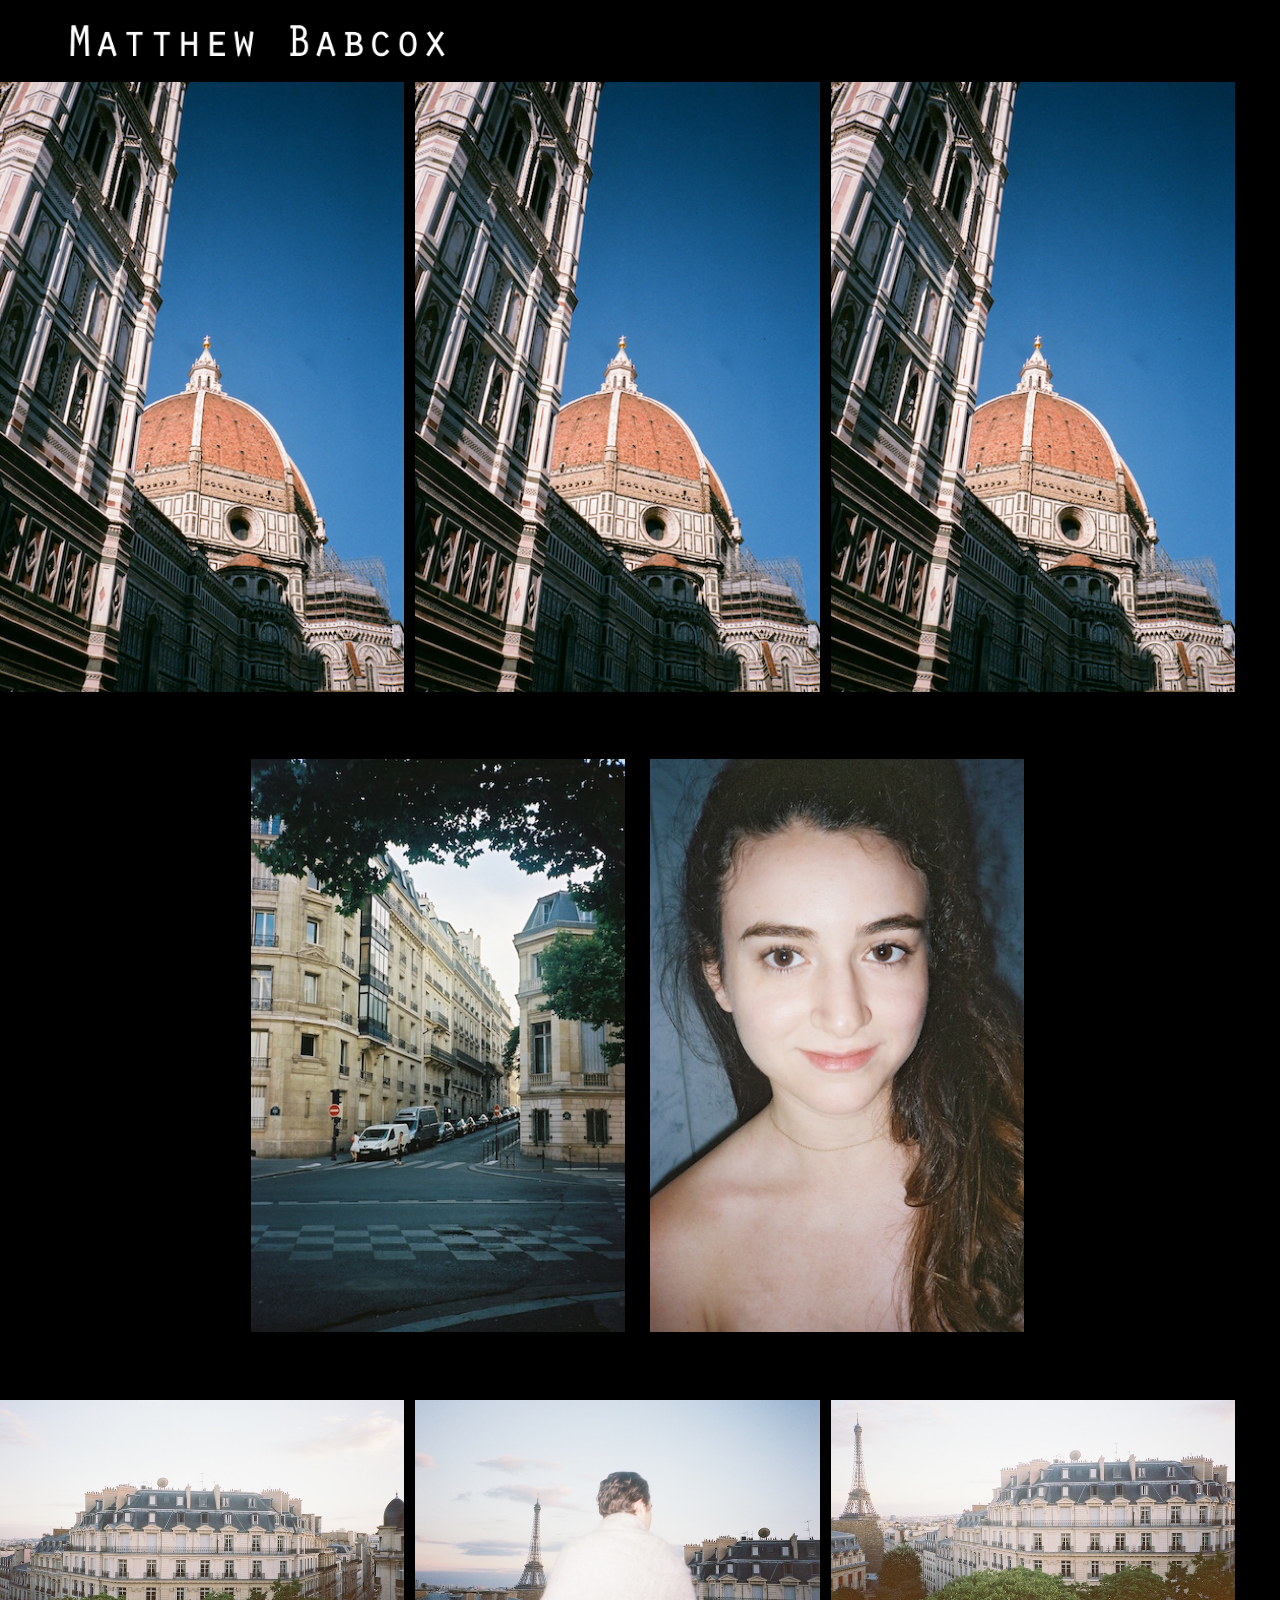
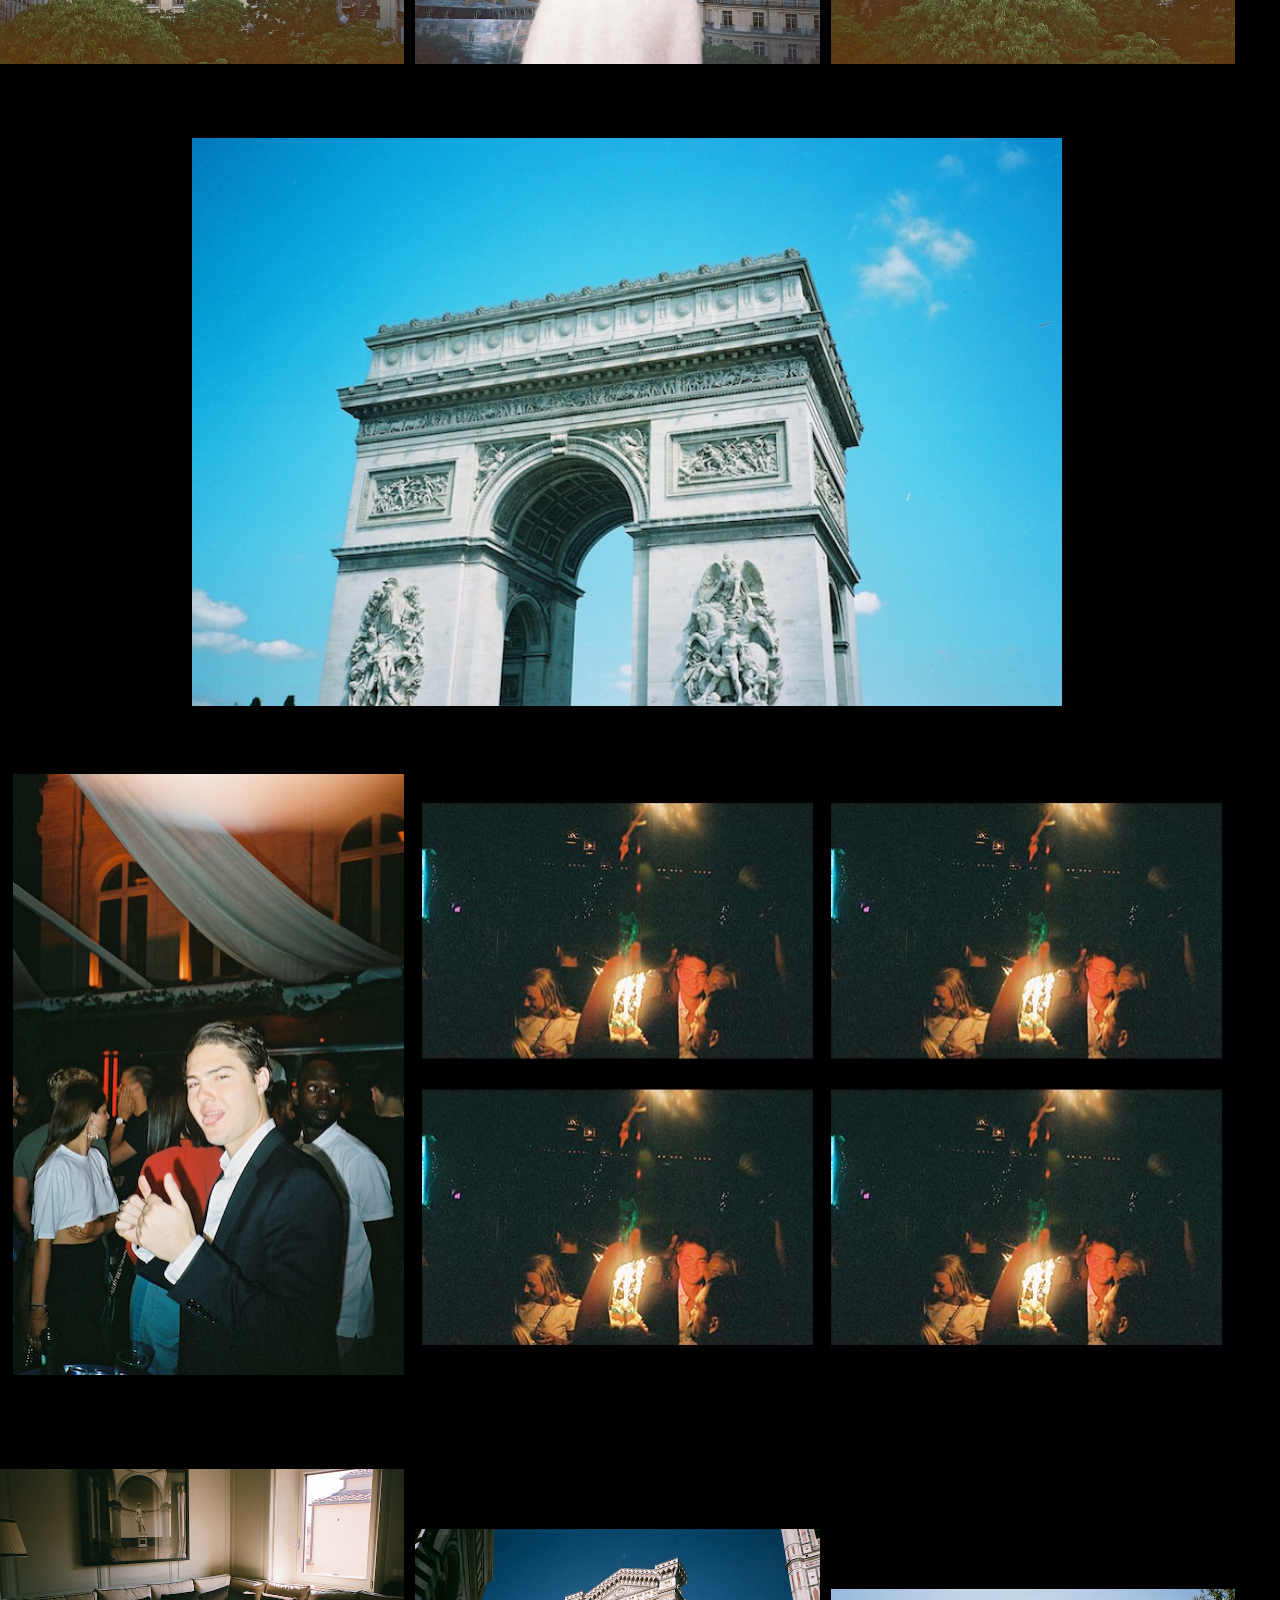
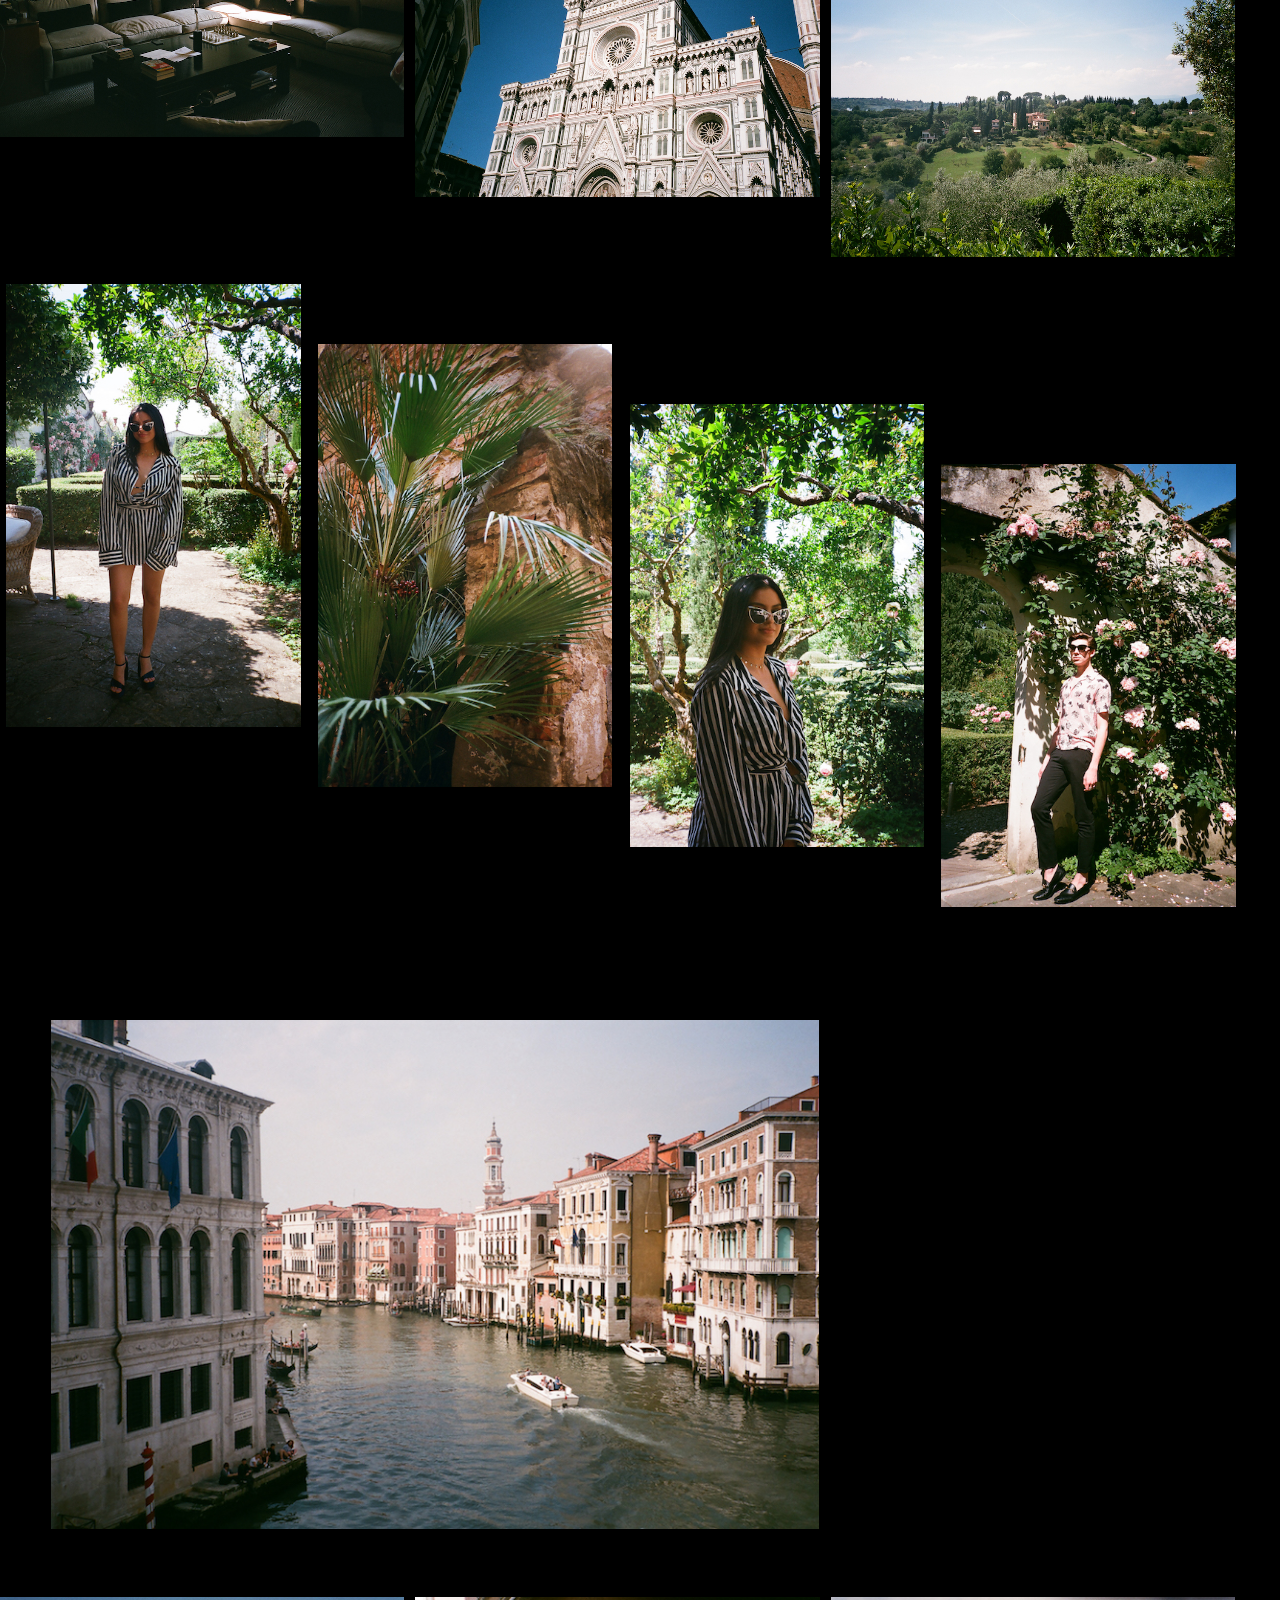
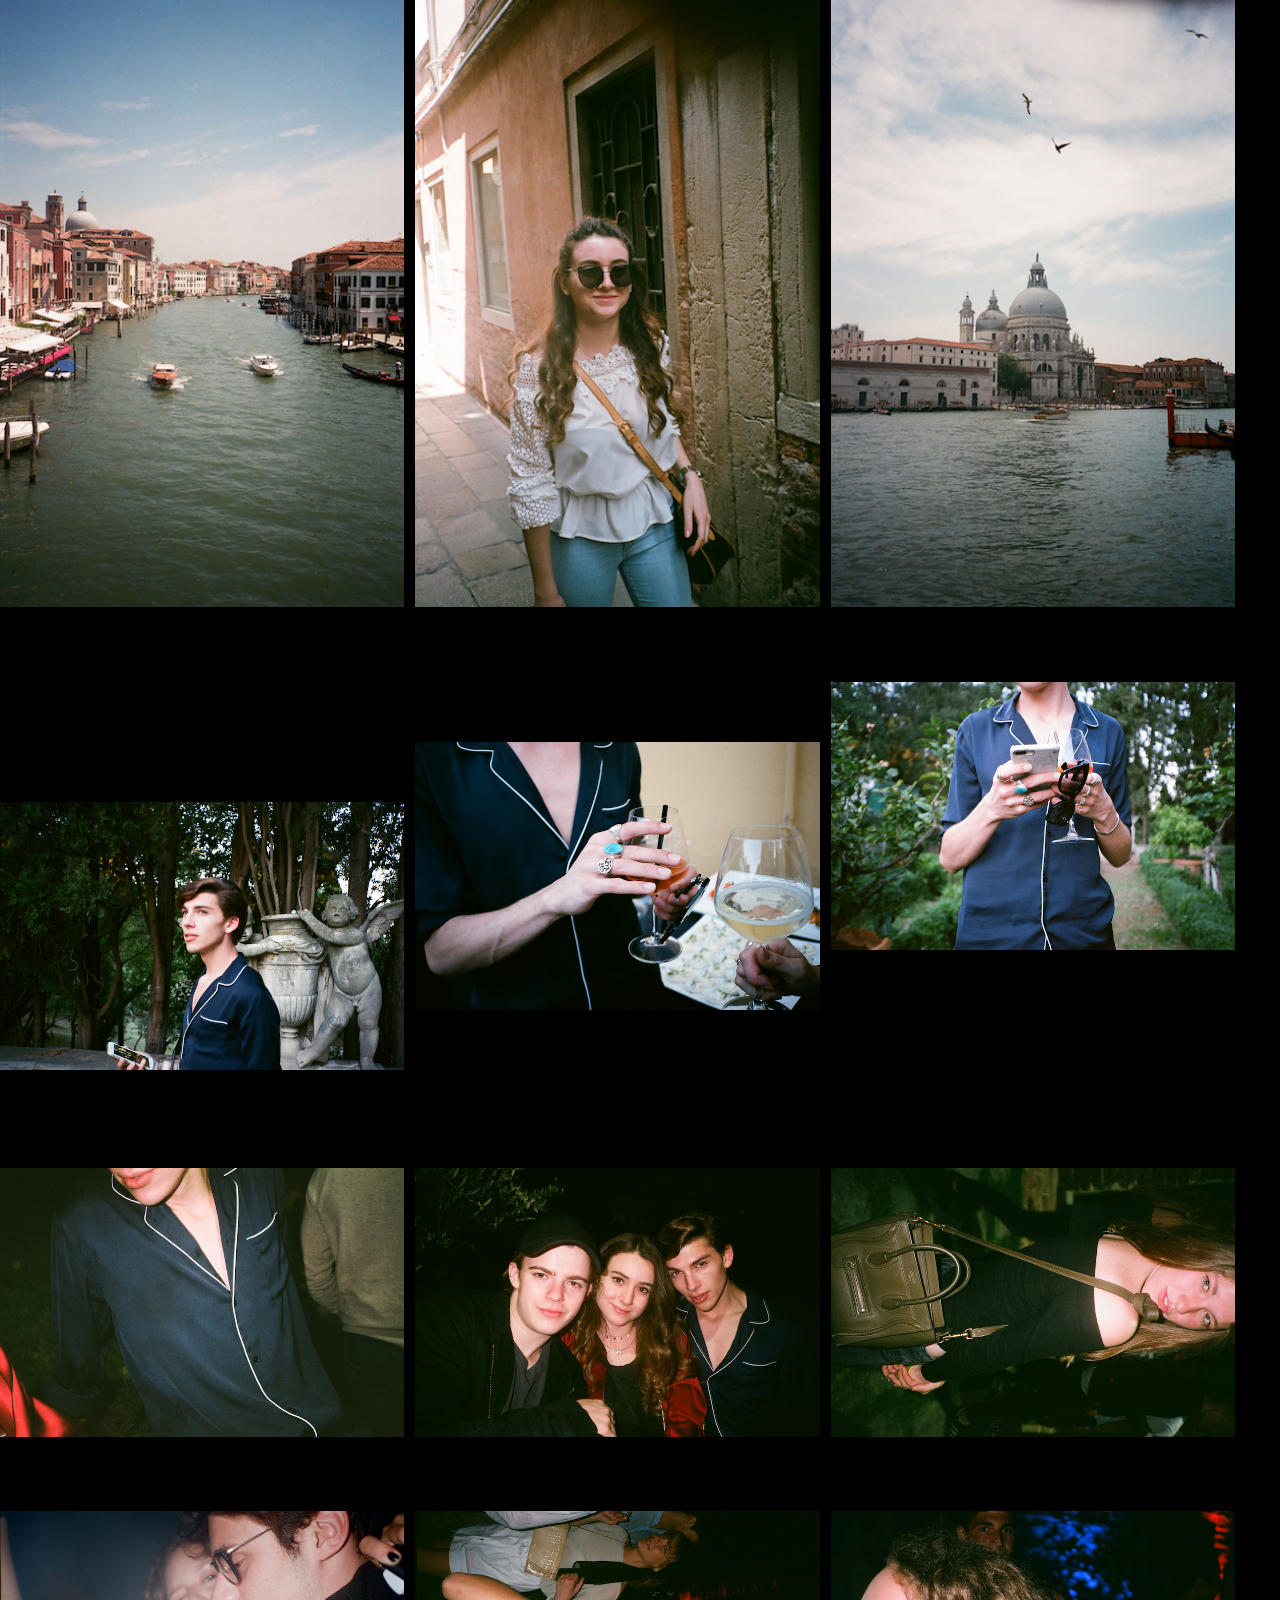
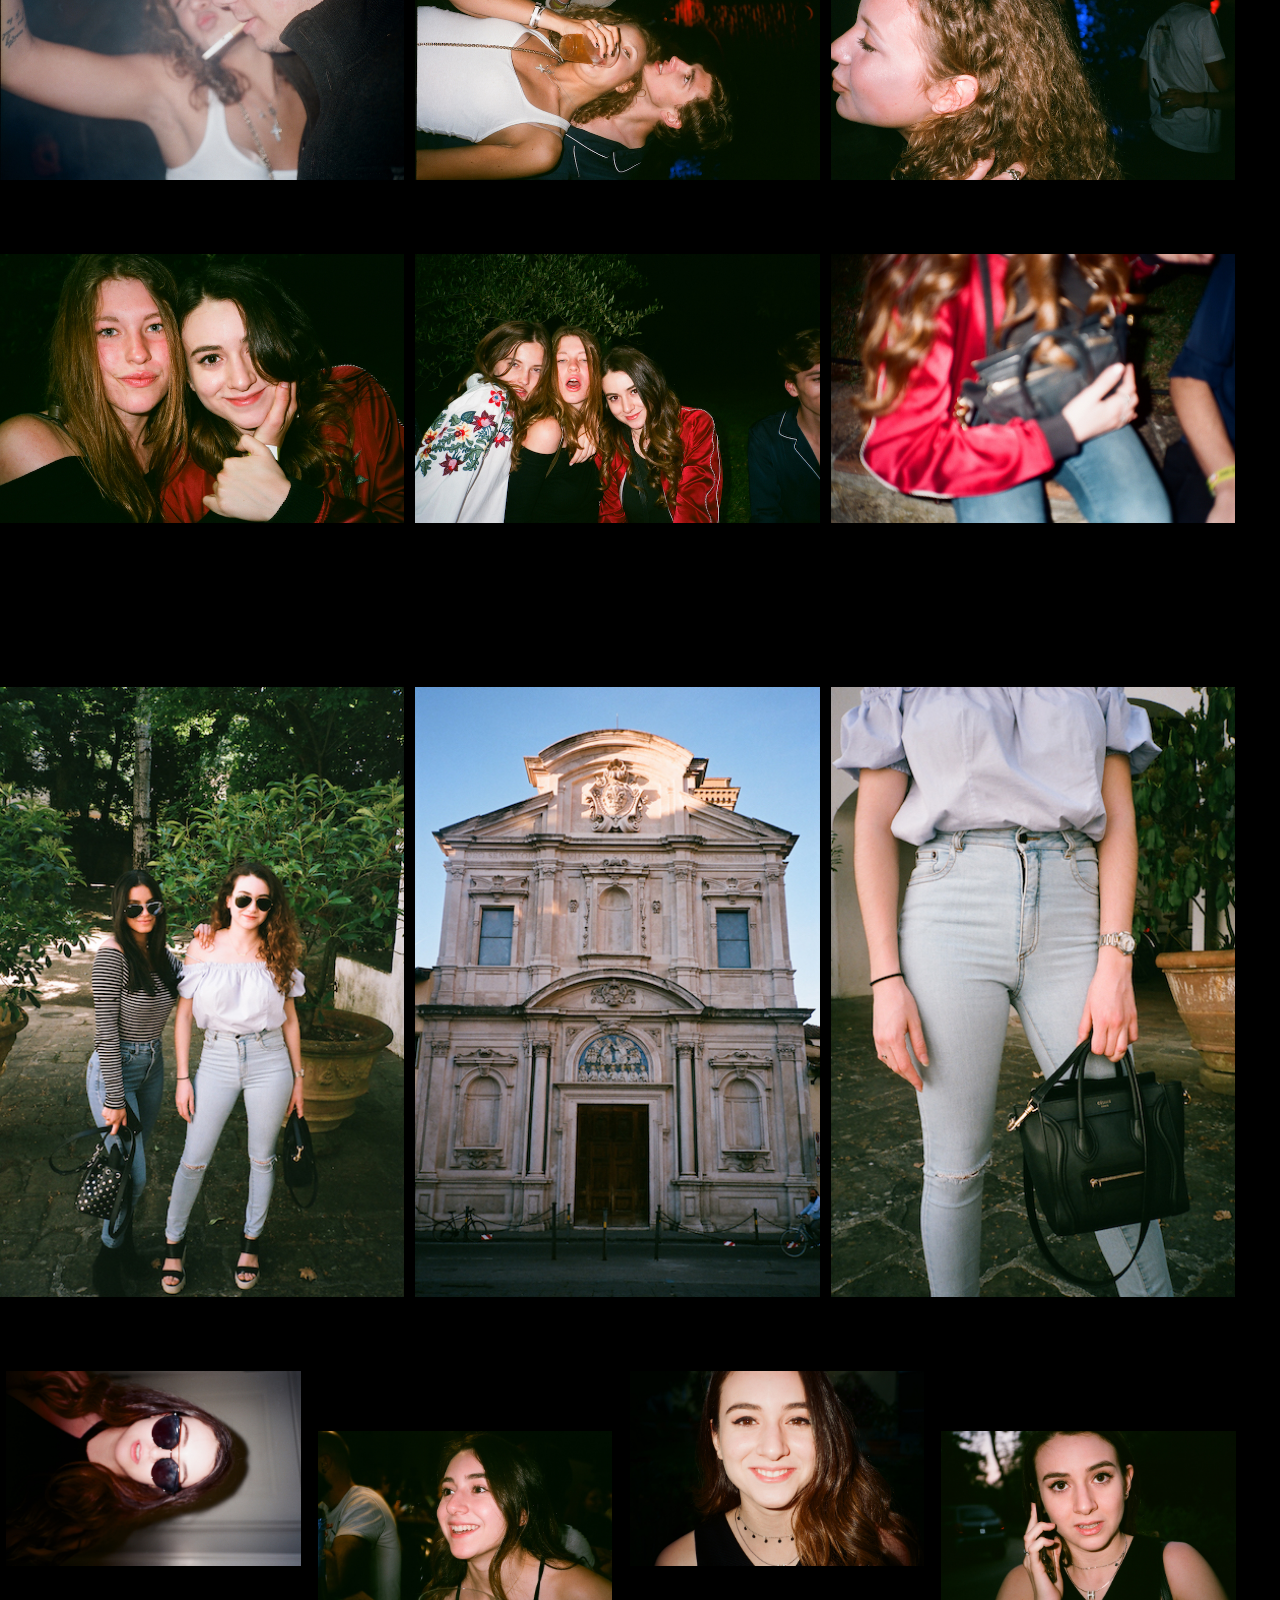
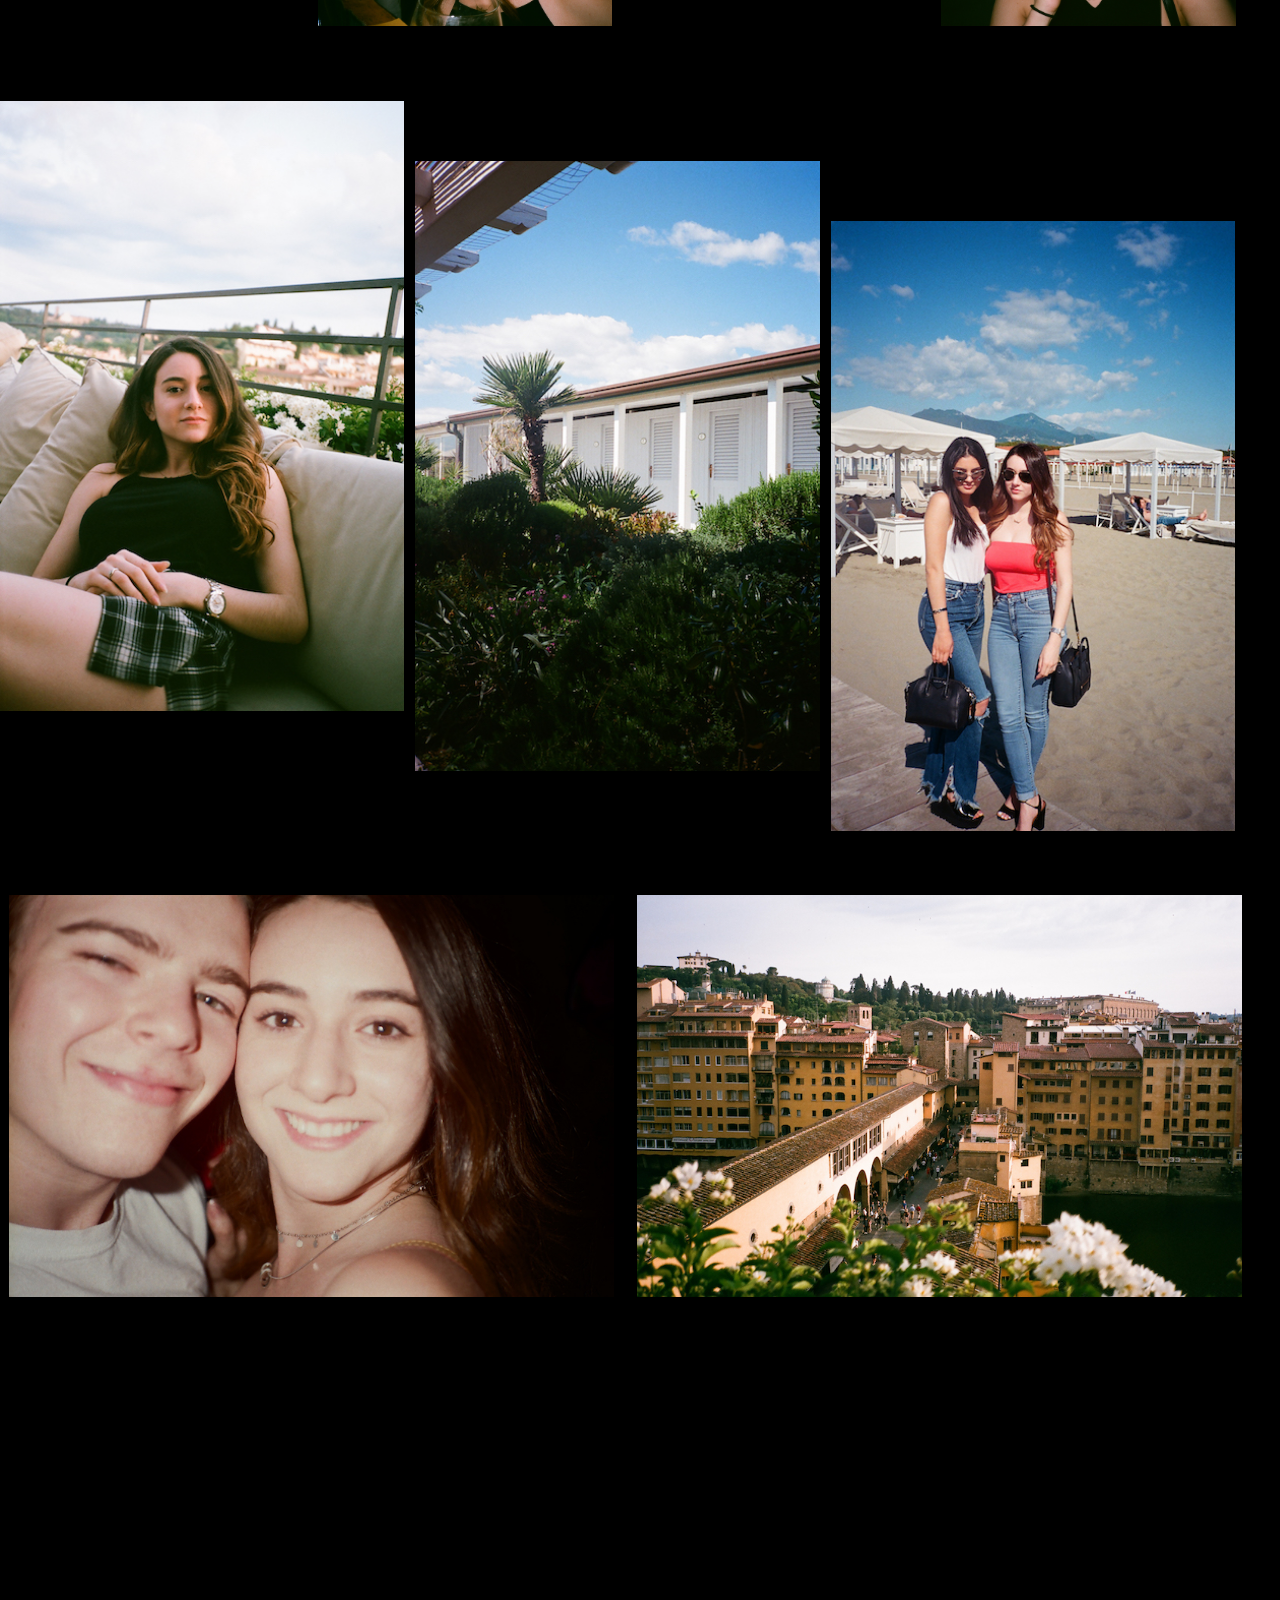
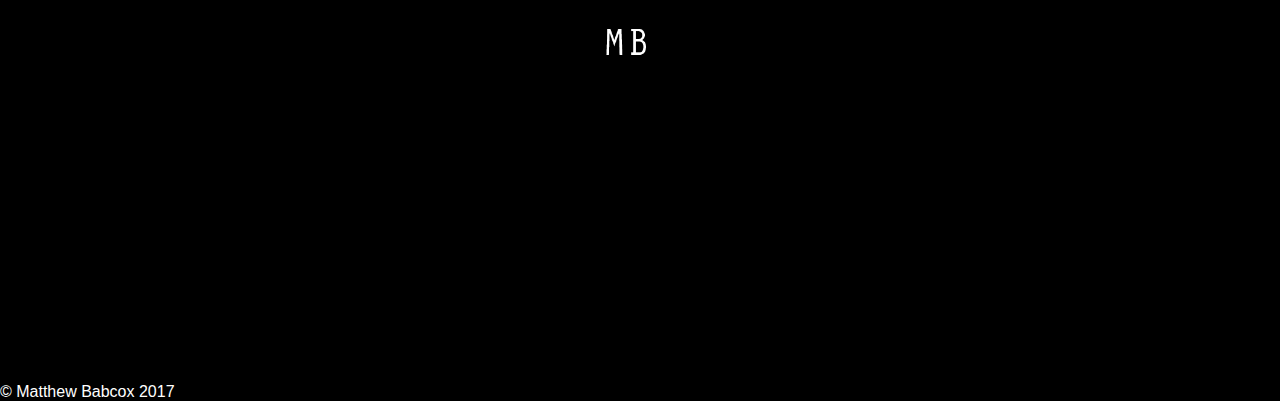
<file: index.html>
<!doctype html>
<!--[if lt IE 7]> <html class="no-js lt-ie9 lt-ie8 lt-ie7" lang="en"> <![endif]-->
<!--[if IE 7]>    <html class="no-js lt-ie9 lt-ie8" lang="en"> <![endif]-->
<!--[if IE 8]>    <html class="no-js lt-ie9" lang="en"> <![endif]-->
<!--[if gt IE 8]><!-->
<html class="no-js" lang="en">
<!--<![endif]-->

<head>
    <meta charset="utf-8">
    <meta http-equiv="X-UA-Compatible" content="IE=edge,chrome=1">
    <title>Matthew Babcox</title>
    <meta name="description" content="Matthew Babcox's photography">
    <meta name="keywords" content="Photography, Film, Travel, Matthew Babcox">
    <meta name="author" content="Valeria Pinto">
    <meta name="viewport" content="width=device-width">
    <link rel="stylesheet" href="css/style.css">
    <link rel="shortcut icon" type="image/x-icon" href="img/xiconmb.png" />
   
</head>

<body>
    <header class="wrapper">
    <img src="img/logomb.png" alt="Matthew Babcox's Logo" title="MB logo" href="index.html">
    </header>
    
    <!-- these are the 3 header images  -->

    <br>
        <img class="col_3" src="images/other/74130006.JPG">
        <img class="col_3" src="images/other/74130006.JPG">
        <img class="col_3" src="images/other/74130006.JPG">
<<<<<<< HEAD

    <br>

    <!-- this is for 2 vertical images -->
    <div class="col_2_div">
      <img class="col_2_about" src="images/paris_france/paris.jpg">
      <img class="col_2_about" src="images/paris_france/barbara.jpg">
    </div>
    
    <div>
      <img class="col_3" src="images/paris_france/paris_views.jpg">
      <img class="col_3" src="images/paris_france/paris_views_3.jpg">
      <img class="col_3" src="images/paris_france/paris_views_2.jpg">

    </div>
    <div>
      <img class="col_1_center" src="images/paris_france/blue.jpg">
    </div>

    <div>
      <img class="col_2_square" src="images/paris_france/parisparty.jpg">
      <img class="col_2_square" src="images/paris_france/parisparty_222.jpg">
      <img class="col_2_square" src="images/paris_france/parisparty_222.jpg">

    </div>
    </div>

  			<!-- this is for 3 images  -->
    <div> 
    	<img id="col-normal" class="col_3" src="images/other/74130001.JPG"/>
       <img id="col-down" class="col_3" src="images/other/74130005.JPG"/>
       <img id="col-downdown" class="col_3" src="images/other/74170013.JPG"/>
    </div>

    <br>
    <br>
    <br>
    <br>
			<!-- this is for 4 vertical images on a ladder -->
    <div>
    	<img id="col-normal" class="col_4" src="images/Roberta_part_amble/74100020.JPG"/>
       <img id="col-down" class="col_4" src="images/Roberta_part_amble/74100004.JPG"/>
       <img id="col-downdown" class="col_4" src="images/Roberta_part_amble/74100021.JPG"/>
       <img id="col-down3" class="col_4" src="images/Roberta_part_amble/74170009.JPG">
    </div>
	<br>
	<br>
	<br>
	<br>
	<br>
	<!-- this is for a single landscape image -->
	<div>
		<img class="col_1" src="images/venice/74120003.JPG">
	</div>
	<!-- this is for three vertical images (no ladder) -->
	<div>
		<img class="col_3" src="images/venice/74170015.JPG" >
		<img class="col_3" src="images/venice/74170019.JPG" >
        <img class="col_3" src="images/venice/74170018.JPG" >
	</div>

	<!-- this is for three landscape images -->
	<div>
      <img id="col-downdown" class="col_3" src="images/will_navy_shirt/74120018.JPG">
      <img id="col-down" class="col_3" src="images/will_navy_shirt/74120010.JPG">
      <img id="col-normal" class="col_3" src="images/will_navy_shirt/74120019.JPG">
	</div>
<br>
<br>
<br>
<br>
<br>
<br>
<br>
<br>

	<div>
		<img class="col_3" src="images/After_Prom/74180010.JPG">
        <img class="col_3" src="images/After_Prom/74180006.JPG">
        <img class="col_3" src="images/After_Prom/74180004.JPG">
	</div>
	<div>
		<img class="col_3" src="images/After_Prom/74180023.JPG">
        <img class="col_3" src="images/After_Prom/74180025.JPG">
        <img class="col_3" src="images/After_Prom/74190004.JPG">
	</div>
	<div>
		<img class="col_3" src="images/After_Prom/74190021.JPG">
        <img class="col_3" src="images/After_Prom/74190022.JPG">
        <img class="col_3" src="images/After_Prom/74190023.JPG">
	</div>
<br>
<br>
<br>
<br>
<br>


	<div>
		<img class="col_3" src="images/barbara_church/74130017.JPG">
		<img class="col_3" src="images/barbara_church/74130008.JPG">
        <img class="col_3" src="images/barbara_church/74130020.JPG">
	</div>

   <div>
   		<img id="col-normal" class="col_4" src="images/barbara_4_dark_faces/74120009.JPG"/>
       <img id="col-down" class="col_4" src="images/barbara_4_dark_faces/74150014.JPG"/>
       <img id="col-normal" class="col_4" src="images/barbara_4_dark_faces/74160002.JPG"/>
       <img id="col-down" class="col_4" src="images/barbara_4_dark_faces/74160009.JPG">
   </div>
	<div>
		<img id ="col-down" class="col_3" src="images/barbara_continentale_ponte_vecchio/74150009.JPG">
    <img id="col-downdown" class="col_3" src="images/forte_B_R_changing rooms/74100011.JPG">
    <img id="col-down3" class="col_3" src="images/forte_B_R_changing rooms/74100013.JPG">
        
	</div>
  <br>
  <br>
  <br>
  <br>
  <br>
  <br>
  <br>
  <br>
  <br>
  <br>
  <br>
  <br>
  <br>

  <div>
    <img id="col-normal" class="col_2" src="images/barbara_continentale_ponte_vecchio/74140005.JPG">
    <img id="col-down" class="col_2" src="images/barbara_continentale_ponte_vecchio/74150004.JPG">
  </div>
  <div>
    <img class="col_1_center" src="images/MB.png">
  </div>

    <footer>
    &copy; Matthew Babcox 2017
 
    
    <!-- <p>This website was 100% made by me! #girlswhocode </p> -->
    </footer>
</body>

</html>
</file>
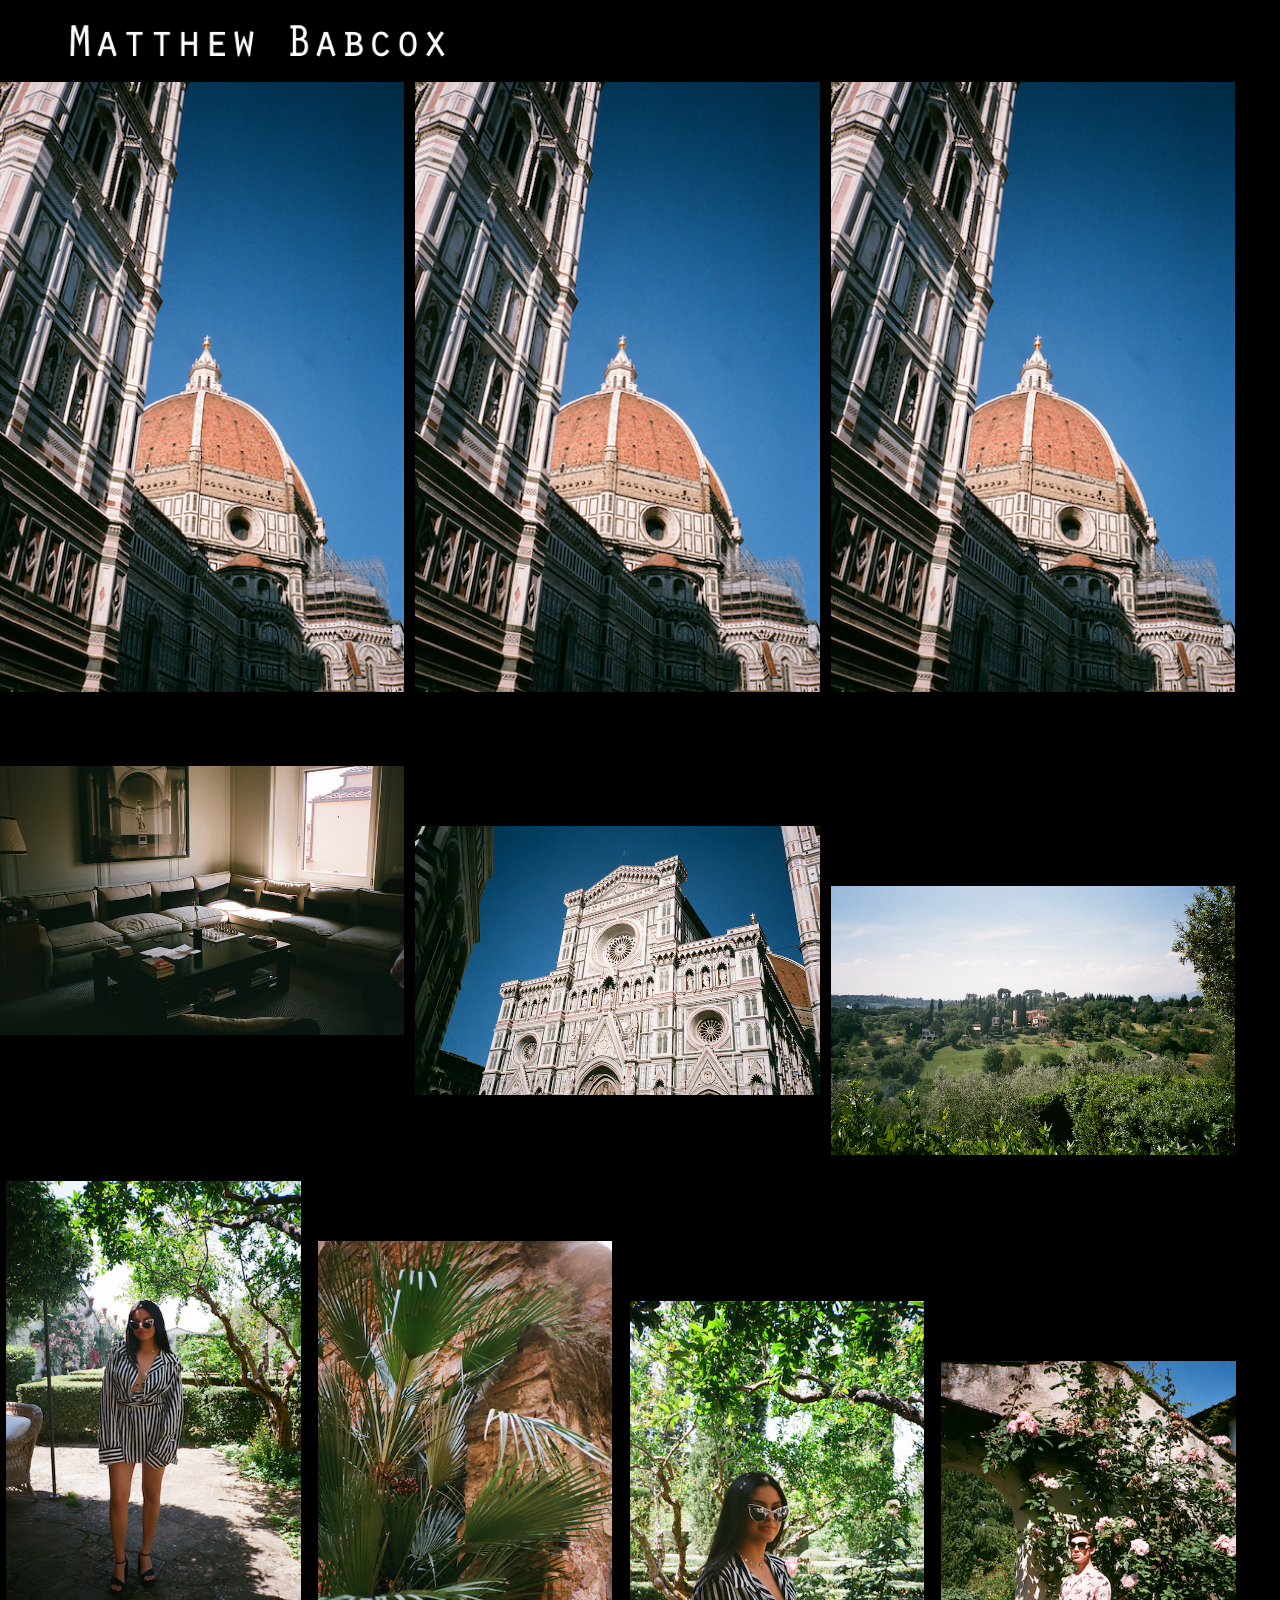
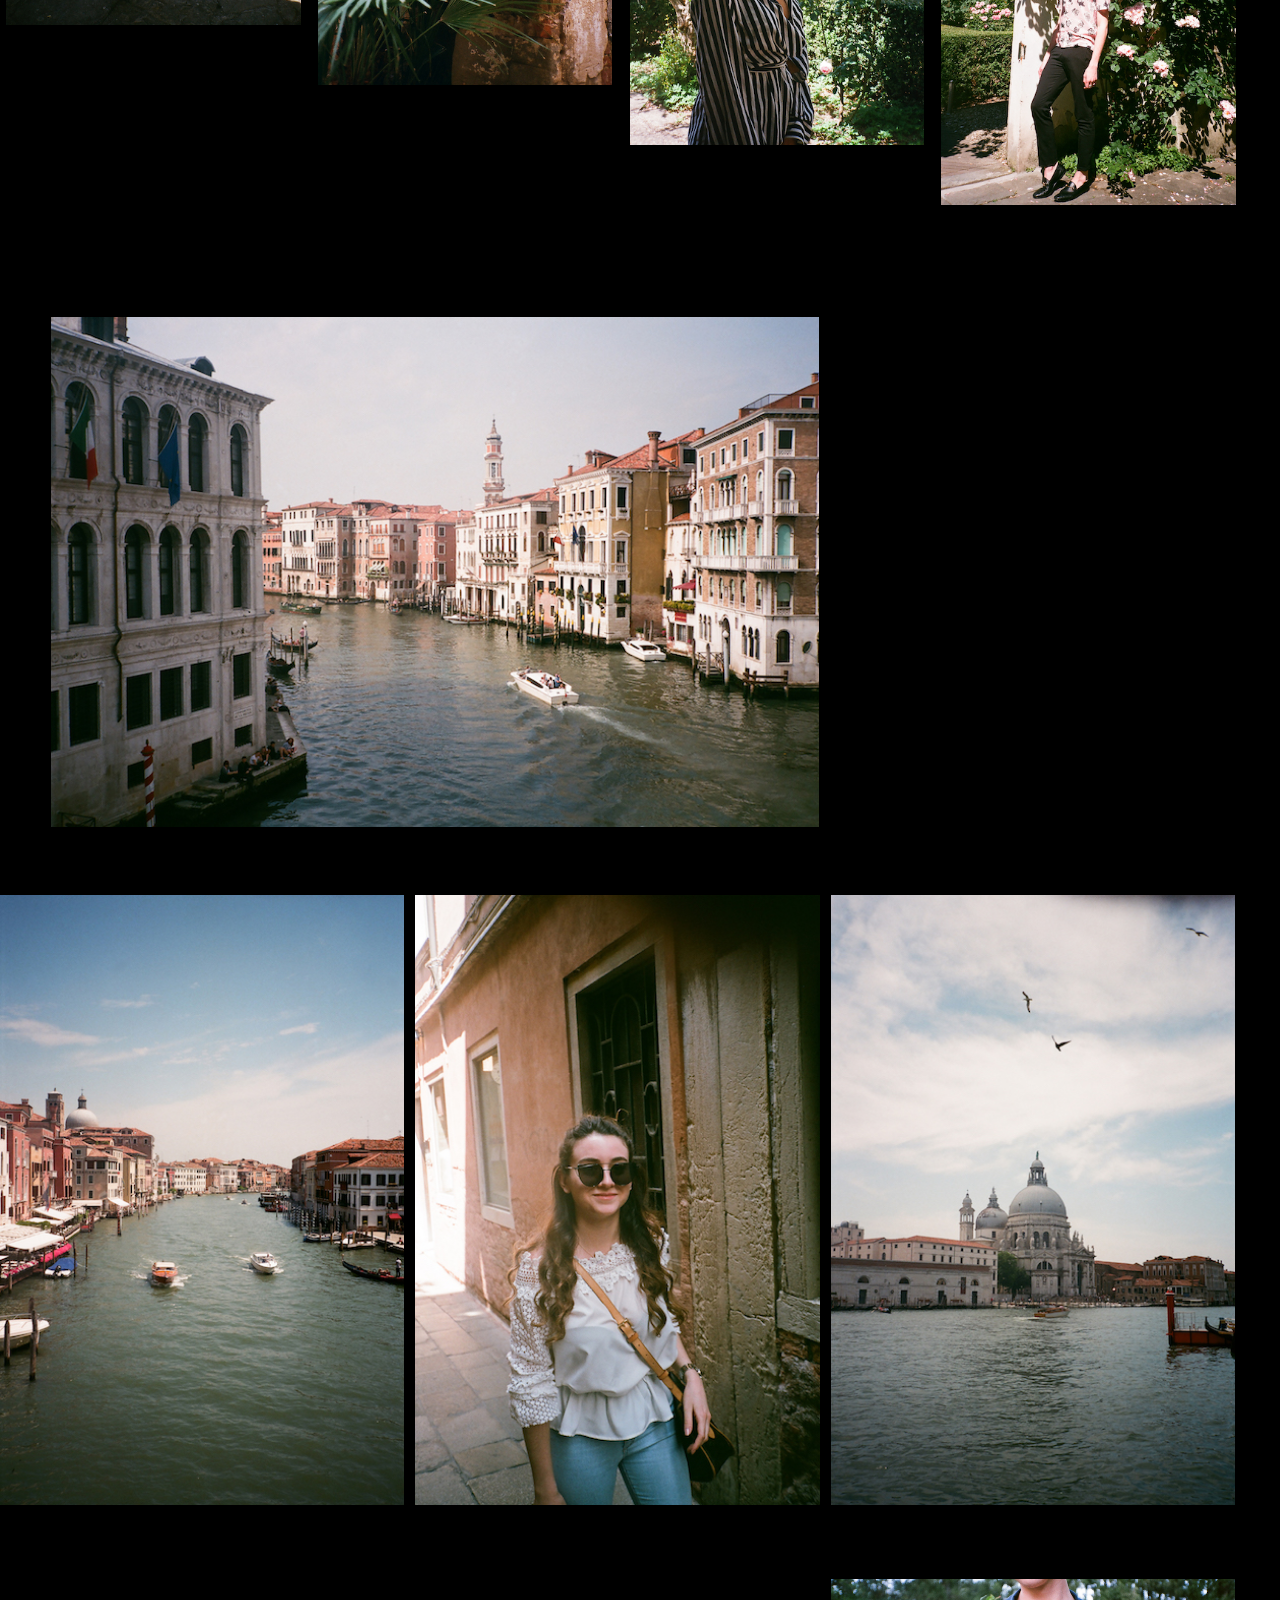
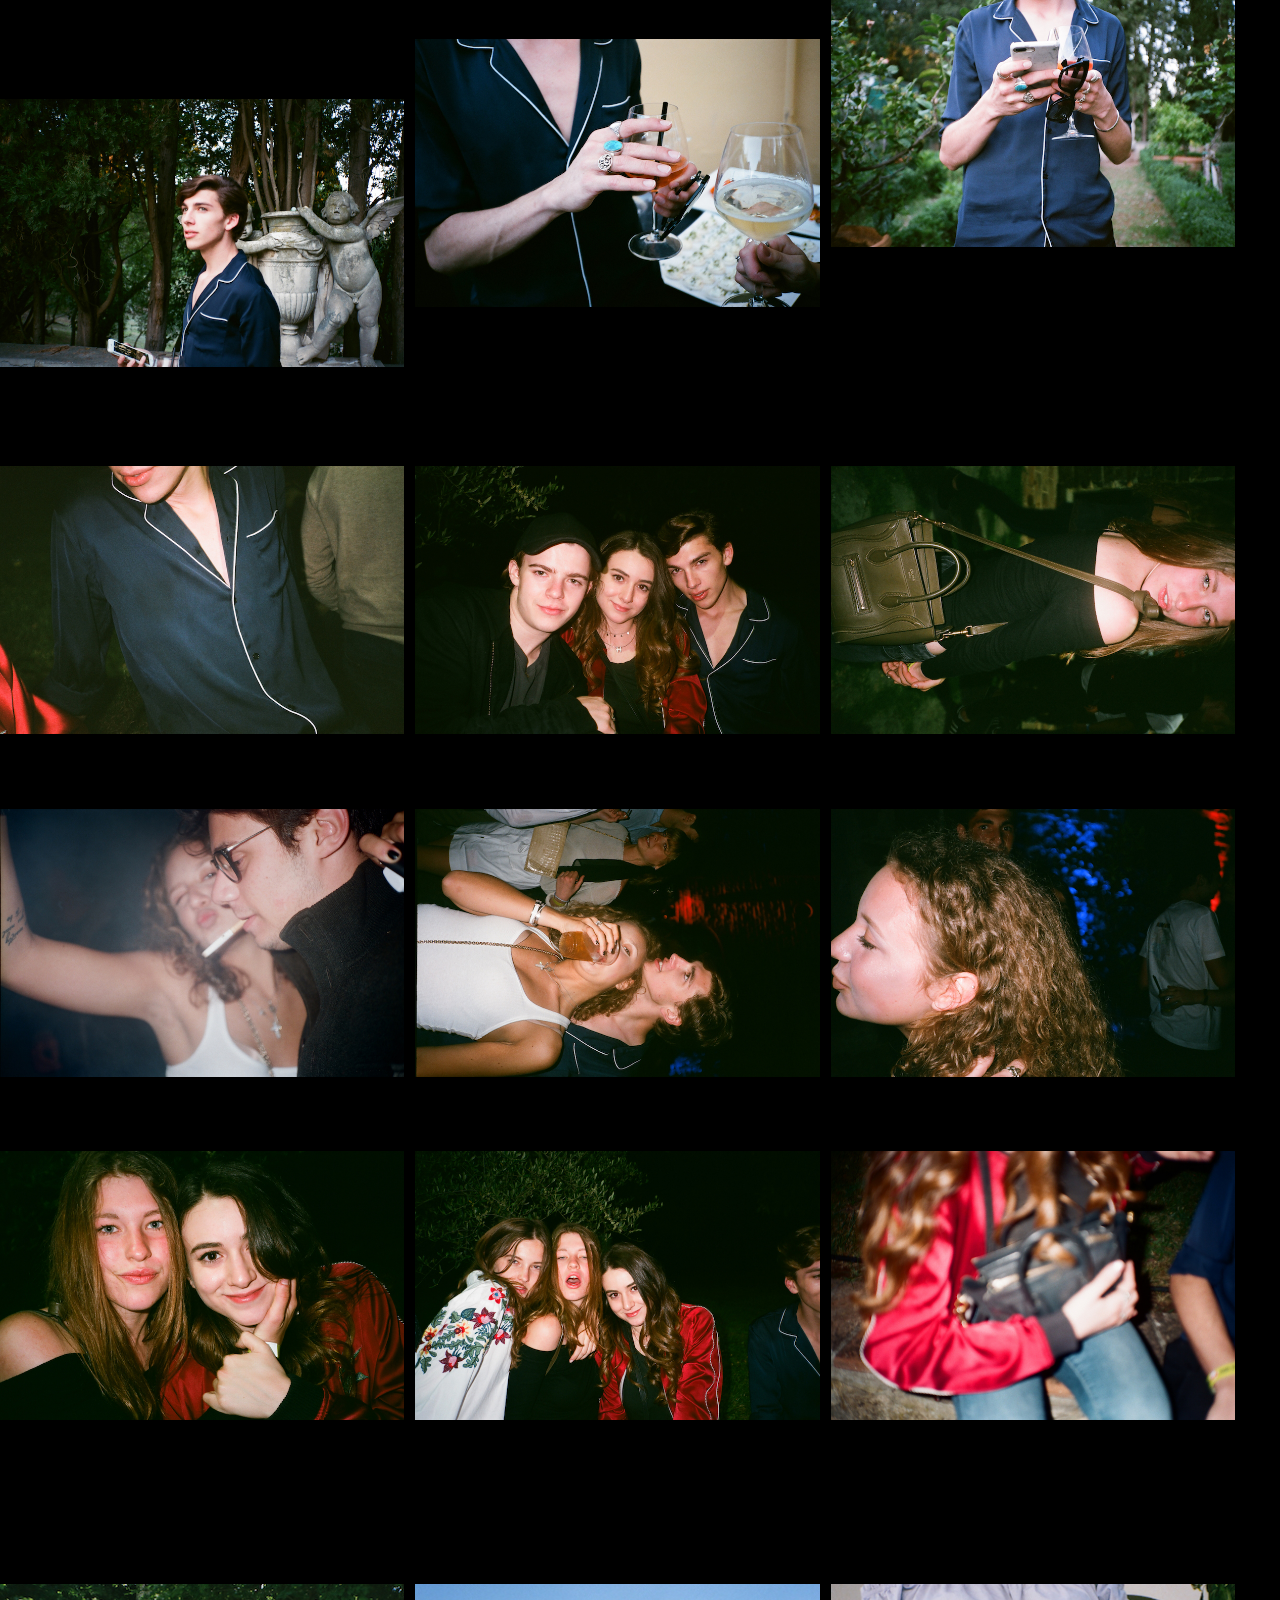
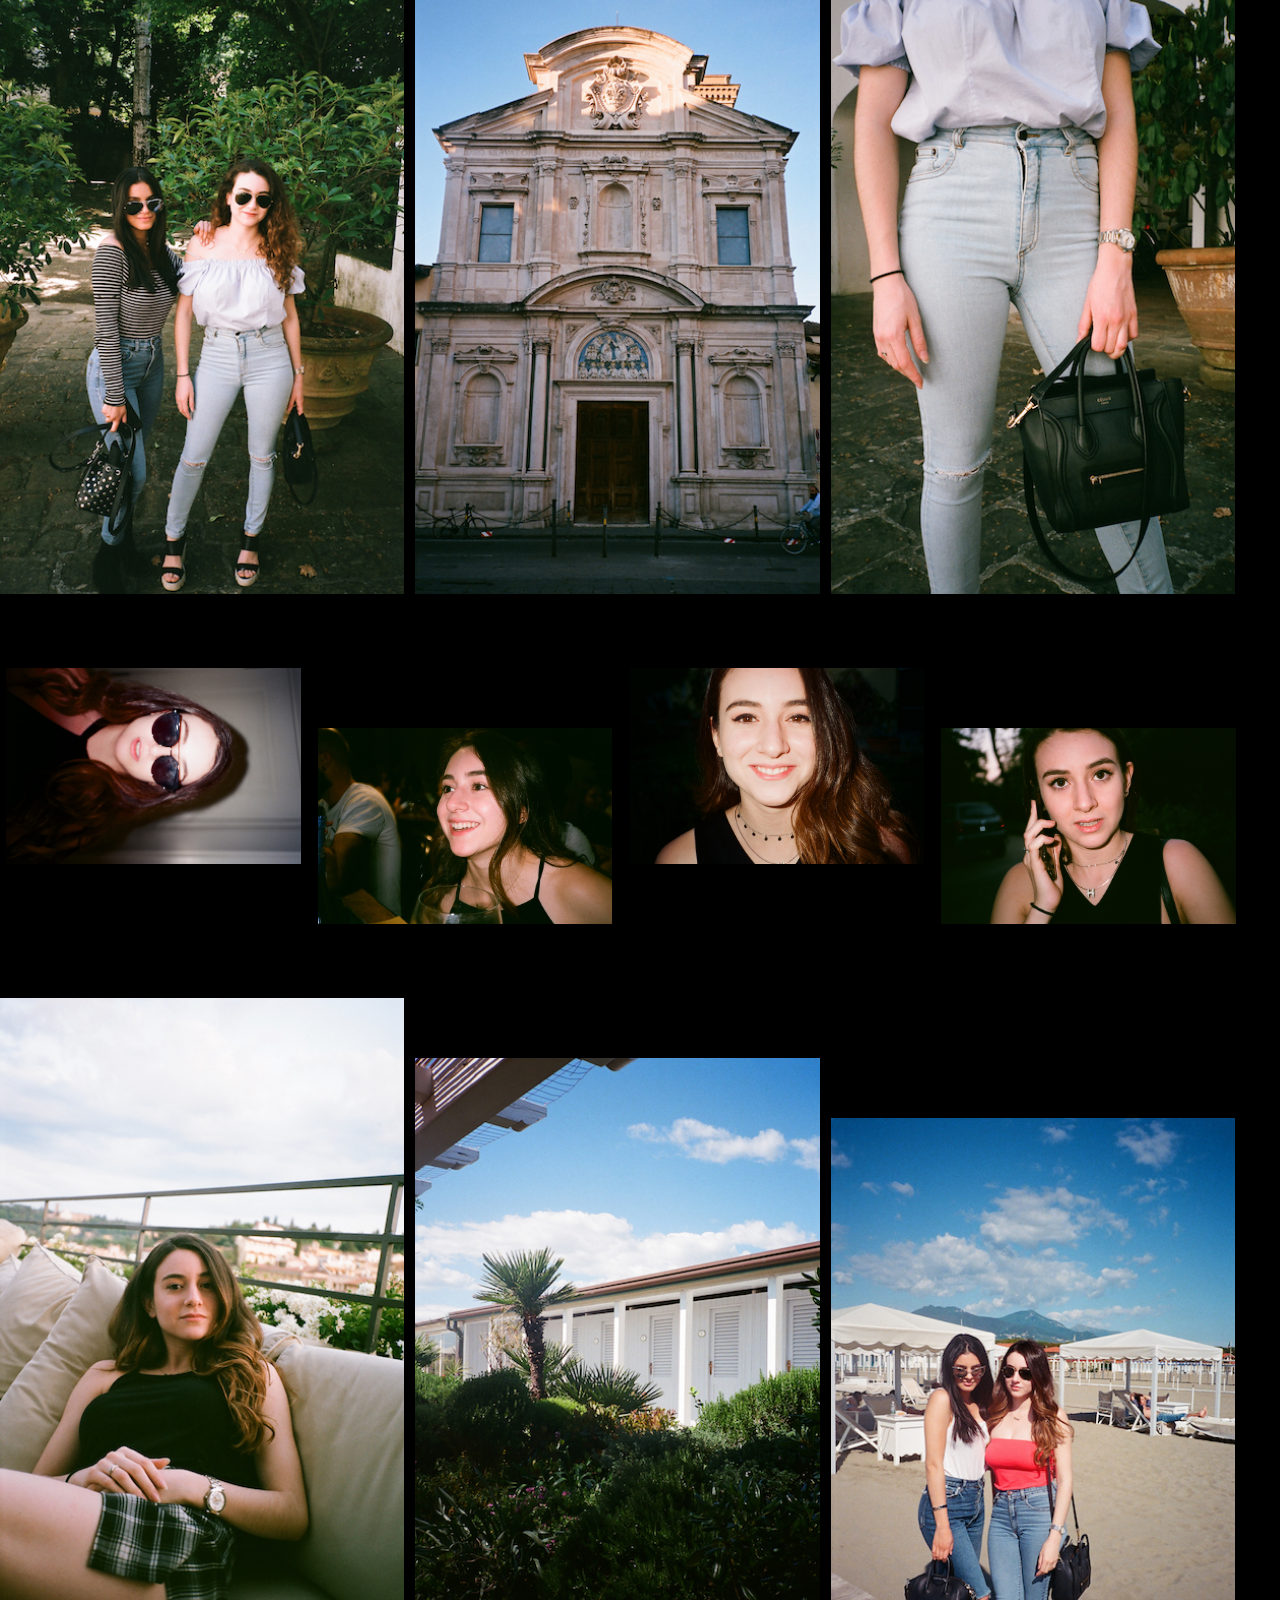
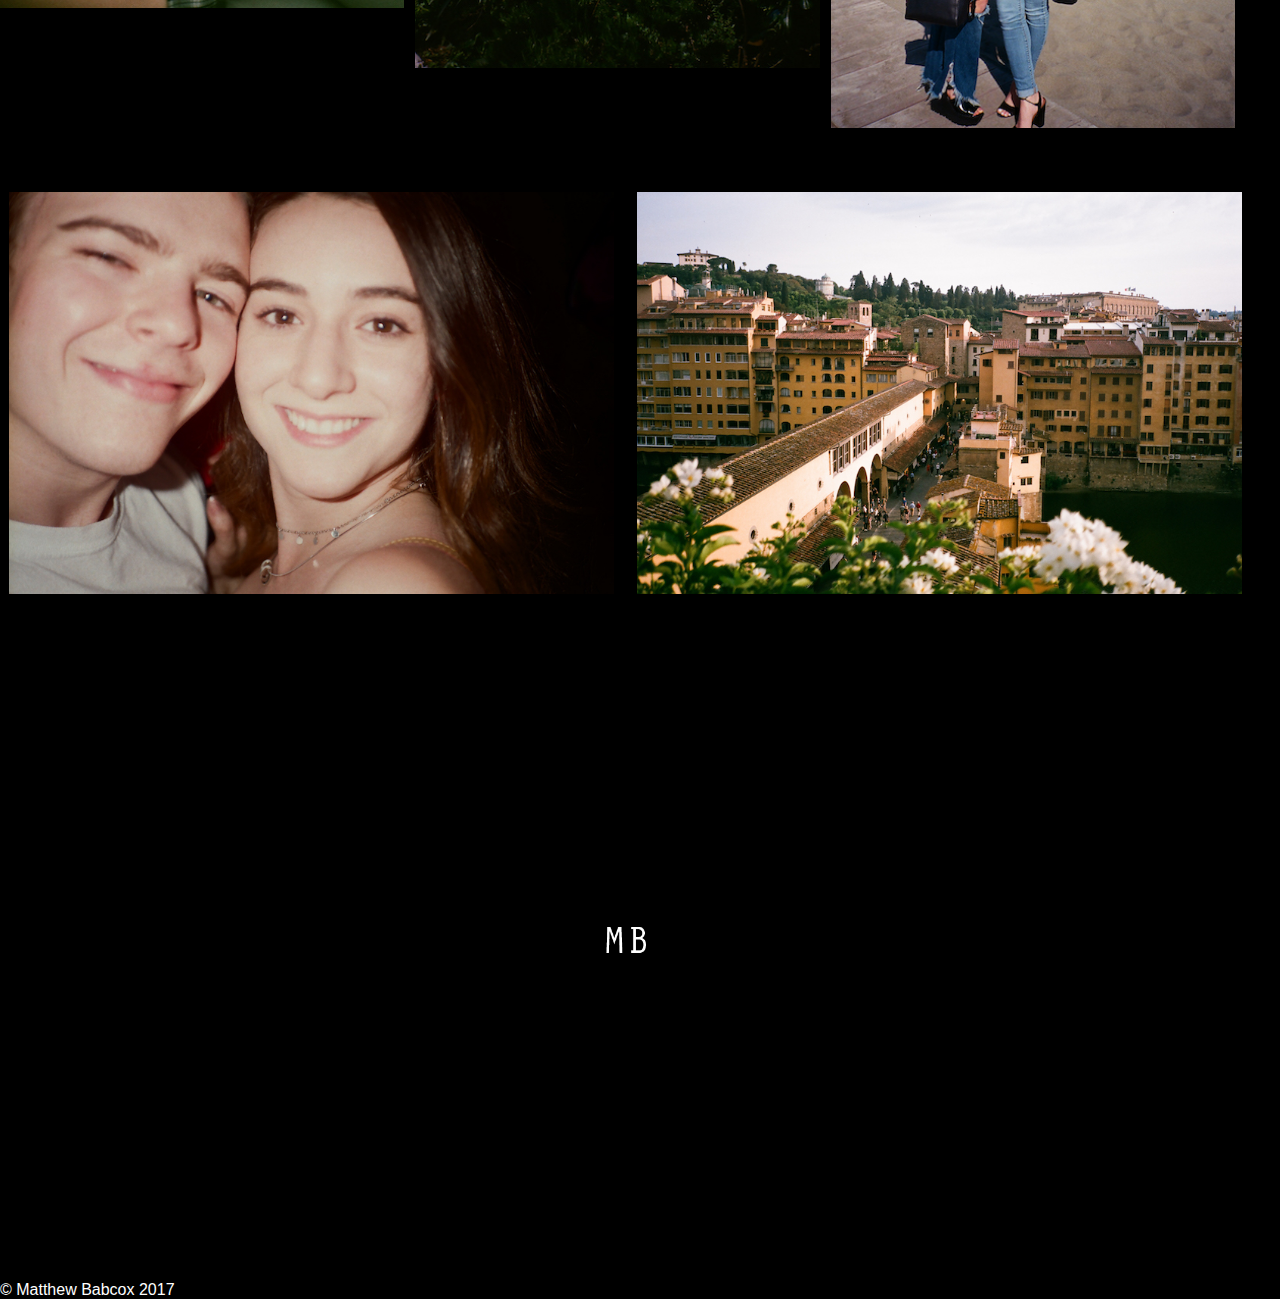
<file: matthewbabcox.html>
<!doctype html>
<!--[if lt IE 7]> <html class="no-js lt-ie9 lt-ie8 lt-ie7" lang="en"> <![endif]-->
<!--[if IE 7]>    <html class="no-js lt-ie9 lt-ie8" lang="en"> <![endif]-->
<!--[if IE 8]>    <html class="no-js lt-ie9" lang="en"> <![endif]-->
<!--[if gt IE 8]><!-->
<html class="no-js" lang="en">
<!--<![endif]-->

<head>
    <meta charset="utf-8">
    <meta http-equiv="X-UA-Compatible" content="IE=edge,chrome=1">
    <title>Matthew Babcox</title>
    <meta name="description" content="Matthew Babcox's photography">
    <meta name="keywords" content="Photography, Film, Travel, Matthew Babcox">
    <meta name="author" content="Valeria Pinto">
    <meta name="viewport" content="width=device-width">
    <link rel="stylesheet" href="css/style.css">
    <link rel="shortcut icon" type="image/x-icon" href="img/xiconmb.png" />
   
</head>

<body>
    <header class="wrapper">
    <img src="img/logomb.png" alt="Matthew Babcox's Logo" title="MB logo" href="matthewbabcox.html">
    </header>
    
    <!-- these are the 3 header images  -->

    <br>
        <img class="col_3" src="images/other/74130006.JPG">
        <img class="col_3" src="images/other/74130006.JPG">
        <img class="col_3" src="images/other/74130006.JPG">


  
  			<!-- this is for 3 images  -->
    <div> 
    	<img id="col-normal" class="col_3" src="images/other/74130001.JPG"/>
       <img id="col-down" class="col_3" src="images/other/74130005.JPG"/>
       <img id="col-downdown" class="col_3" src="images/other/74170013.JPG"/>
    </div>

    <br>
    <br>
    <br>
    <br>
			<!-- this is for 4 vertical images on a ladder -->
    <div>
    	<img id="col-normal" class="col_4" src="images/Roberta_part_amble/74100020.JPG"/>
       <img id="col-down" class="col_4" src="images/Roberta_part_amble/74100004.JPG"/>
       <img id="col-downdown" class="col_4" src="images/Roberta_part_amble/74100021.JPG"/>
       <img id="col-down3" class="col_4" src="images/Roberta_part_amble/74170009.JPG">
    </div>
	<br>
	<br>
	<br>
	<br>
	<br>
	<!-- this is for a single landscape image -->
	<div>
		<img class="col_1" src="images/venice/74120003.JPG">
	</div>
	<!-- this is for three vertical images (no ladder) -->
	<div>
		<img class="col_3" src="images/venice/74170015.JPG" >
		<img class="col_3" src="images/venice/74170019.JPG" >
        <img class="col_3" src="images/venice/74170018.JPG" >
	</div>

	<!-- this is for three landscape images -->
	<div>
      <img id="col-downdown" class="col_3" src="images/will_navy_shirt/74120018.JPG">
      <img id="col-down" class="col_3" src="images/will_navy_shirt/74120010.JPG">
      <img id="col-normal" class="col_3" src="images/will_navy_shirt/74120019.JPG">
	</div>
<br>
<br>
<br>
<br>
<br>
<br>
<br>
<br>

	<div>
		<img class="col_3" src="images/After_Prom/74180010.JPG">
        <img class="col_3" src="images/After_Prom/74180006.JPG">
        <img class="col_3" src="images/After_Prom/74180004.JPG">
	</div>
	<div>
		<img class="col_3" src="images/After_Prom/74180023.JPG">
        <img class="col_3" src="images/After_Prom/74180025.JPG">
        <img class="col_3" src="images/After_Prom/74190004.JPG">
	</div>
	<div>
		<img class="col_3" src="images/After_Prom/74190021.JPG">
        <img class="col_3" src="images/After_Prom/74190022.JPG">
        <img class="col_3" src="images/After_Prom/74190023.JPG">
	</div>
<br>
<br>
<br>
<br>
<br>


	<div>
		<img class="col_3" src="images/barbara_church/74130017.JPG">
		<img class="col_3" src="images/barbara_church/74130008.JPG">
        <img class="col_3" src="images/barbara_church/74130020.JPG">
	</div>

   <div>
   		<img id="col-normal" class="col_4" src="images/barbara_4_dark_faces/74120009.JPG"/>
       <img id="col-down" class="col_4" src="images/barbara_4_dark_faces/74150014.JPG"/>
       <img id="col-normal" class="col_4" src="images/barbara_4_dark_faces/74160002.JPG"/>
       <img id="col-down" class="col_4" src="images/barbara_4_dark_faces/74160009.JPG">
   </div>
	<div>
		<img id ="col-down" class="col_3" src="images/barbara_continentale_ponte_vecchio/74150009.JPG">
    <img id="col-downdown" class="col_3" src="images/forte_B_R_changing rooms/74100011.JPG">
    <img id="col-down3" class="col_3" src="images/forte_B_R_changing rooms/74100013.JPG">
        
	</div>
  <br>
  <br>
  <br>
  <br>
  <br>
  <br>
  <br>
  <br>
  <br>
  <br>
  <br>
  <br>
  <br>

  <div>
    <img id="col-normal" class="col_2" src="images/barbara_continentale_ponte_vecchio/74140005.JPG">
    <img id="col-down" class="col_2" src="images/barbara_continentale_ponte_vecchio/74150004.JPG">
  </div>
  <div>
    <img class="col_1_center" src="images/MB.png">
  </div>

    <footer>
    &copy; Matthew Babcox 2017
 
    
    <!-- <p>This website was 100% made by me! #girlswhocode </p> -->
    </footer>
</body>

</html>
</file>
<file: css/style.css>
Responsive 996px grid system ~ Style CSS. Copyright 2013,
Josh Cope */
<style>


@import url('https://fonts.googleapis.com/css?family=Josefin+Sans');

html {
    background: url(images/background5.jpg) no-repeat center center fixed;
    -webkit-background-size: cover;
    -moz-background-size: cover;
    -o-background-size: cover;
    background-size: cover;
}


* {
    margin: 0;
    padding: 0;
    background-color: black;
}



}
header {
    /*display: inline-block;*/
    width: 100%;
    margin-top: 0;
    margin-bottom: 0;
}
header,
footer {
    width: 100%;
}


footer {
    /*padding-left: 30px;
    padding-bottom: 10px;*/
    text-decoration: none;
    color: white;
}
body {
	font-family: 'Josefin Sans', sans-serif;
    color: #000000;

}
div {
    background-color: rgba(0, 0, 0, 0);
}
a {
    text-decoration: none;
}
a:hover {
	text-decoration: underline;
}


header img{
	max-width: 30%;
	max-height:90px;
	margin-left:40px;
	margin-top: 15px;
	padding-top: 5px;
  margin-bottom: 15px;
  padding-bottom: 3px;
  position: absolute;
  z-index: 1;


}


.thumb {
    position: relative;
    overflow: hidden;
}

.mask {
    position: absolute;
    top: 0;
    left: 0;
    text-align: center;
    /*padding-left: 10%;
    padding-right: 10%;*/
    padding-top: 25%;
    background-color: rgba(0, 0, 0, 0.5);
    height: 100%;
    width: 100%;
    opacity: 0;
    transition: all 1s ease;
}

.thumb:hover .mask {
    opacity: 1;
}

.thumb .mask h2
.thumb .mask a {

    opacity: 0;
    transform: scale(0);
    transition: all 0s ease-in-out;
    color: white;
    text-orientation: center;
    text-decoration: none;
}

.thumb:hover .mask h2
.thumb:hover .mask a {
    opacity: 1;
    transform: scale(1);
    text-decoration: none;

}

.thumb img {
    transform: scale(1);
    transform: rotate(0deg);
    transition: all 0.5s ease;
}

.thumb:hover img {
    transform: scale(1.2);
}

img.grid_4{
	margin: 0px;
}


*{
	box-sizing: border-box;
}

.wrapper{
	width:96%;
	margin:0 2%;

}


.col_3{
	display: inline-block;
	width:31.6%;
  padding-top: 4.5%;
  padding-left: 4%
	margin-left: 0.5%;
  margin-top: 0.5%;
	margin-right:0.5%;
	margin-bottom: 0.5%;
  position: relative;
    z-index: 0;
}

.col_4{
  display: inline-block;
  width:23%;
  padding-top: 4.5%;
  margin-left: 0.5%;
  margin-top: 0.5%;
  margin-right:0.5%;
  margin-bottom: 0.5%;
  position: relative;
    z-index: 0;
}

.border{
    border-width: 20px;
    border-color: black;
}

#collage-container{
  width:80%;
  height:500px;
  margin: 30px auto;
  position: relative;
  /*border: 2px solid #777;*/
}
#collage-one,#collage-two,#collage-three,#collage-four{
  
  background: black;
  
  position:relative;
}

#col-down3{
  z-index: 0;
  top: 180px;

}

#col-downdown{
  z-index: 0;
  top: 120px;

}

#col-down{
  z-index: 0;
  top: 60px;

}

#col-normal{
  z-index: 1;
}

}

#collage-one{
z-index:1;
width: 30%;
top:30px;
left:20px;

}

#collage-two{
z-index:2;
width: 30%;
top:150px;
right:-30px;

}

#collage-three{
z-index:3;
width:25%;
top:20px;
left:50px;

}
#collage-four{
z-index:4;
width: 30%;
top:100px;
left:50px;

}
.col_1_1{

  display: inline-block;
  width: 30%;
  margin-left: 20%;
  margin-top: 40%;
  margin-right: 0.5%;
  margin-bottom: 1.2%;
    margin-top: 0%;
    position: relative;
    z-index: 0;


}

.col_1_2{

  display: inline-block;
  width: 25%;
  margin-left: 60%;
  margin-top: 40%;
  margin-right: 0.5%;
  margin-bottom: 1.2%;
    margin-top: 0%;
    position: relative;
    z-index: 0;

}

.col_2{
	display: inline-block;
	width:47.3%;
	margin-left: 0.7%;
	margin-right:0.7%;
	margin-bottom: 0.5%;
	margin-top: 0%;
}

.col_2_about{
    display: inline-block;
    width:35.6%;
    margin-left: 2%;
    margin-right:0%;
    margin-bottom: 0%;
    margin-top: 0%;
}

.col_2_div{
  margin-left: 18%;
  margin-top: 3%
}

.col_2_square{
    display: inline-block;
    width:30.6%;
    margin-left: 1%;
    margin-right:0%;
    margin-bottom: 2%;
    margin-top: 0%;
}

.col_2_video{
    display: inline-block;
    width:40%;
    margin-left: 5%;
    margin-right: 2.5%;
    margin-bottom: 0%;
    margin-top: 0%;
}

.col_2_photo{
    display: inline-block;
    width:48.6%;
    margin-left: 0.5%;
    margin-right:0.5%;
    margin-bottom: 1%;
    margin-top: 0%;
}
.col_4_gif{
    display: inline-block;
    width: 23.7%;
    margin-left: 0.5%;
    margin-right: 0.5%;
    margin-bottom: 0%;
    margin-top: 0%;
}

.col_1{
	display: inline-block;
	width:60%;
	margin-left: 4%;
	margin-right:0.5%;
	margin-bottom: 0%;
	margin-top: 15%;
}

.col_1_center{
  display: inline-block;
  width:68%;
  margin-left: 15%;
  margin-right:0.5%;
  margin-bottom: 5%;
  margin-top: 5%;
}

.col_1_video{
    display: inline-block;
    width:80%;
    margin-left: 9.5%;
    margin-right:0.5%;
    margin-bottom: 0%;
    margin-top: 0%;
    align-content: center;
}



@media only screen and (max-width: 767px) {
	
}
/* =============================================================================
   Page Styles
   ========================================================================== */

/* =============================================================================
   Media Queries
   ========================================================================== */

/* Tablet Portrait size to Base 996px */
@media only screen and (min-width: 768px) and (max-width: 995px) {}

/* All Mobile Sizes */
@media only screen and (max-width: 767px) {}

/* Mobile Landscape Size to Tablet Portrait */
@media only screen and (min-width: 480px) and (max-width: 767px) {}

/* Mobile Portrait Size to Mobile Landscape Size */
@media only screen and (max-width: 479px) {}

</style>
/* =============================================================================
   Font-Face
   ========================================================================== */

/* This is the proper syntax for an @font-face file

/* @font-face {
font-family: 'FontName';
src: url('../fonts/FontName.eot');
src: url('../fonts/FontName.eot?iefix') format('embedded-opentype'),
url('../fonts/FontName.woff') format('woff'),
url('../fonts/FontName.ttf') format('truetype'),
url('../fonts/FontName.svg#FontName') format('svg');
font-weight: normal;
font-style: normal; }
</file>
